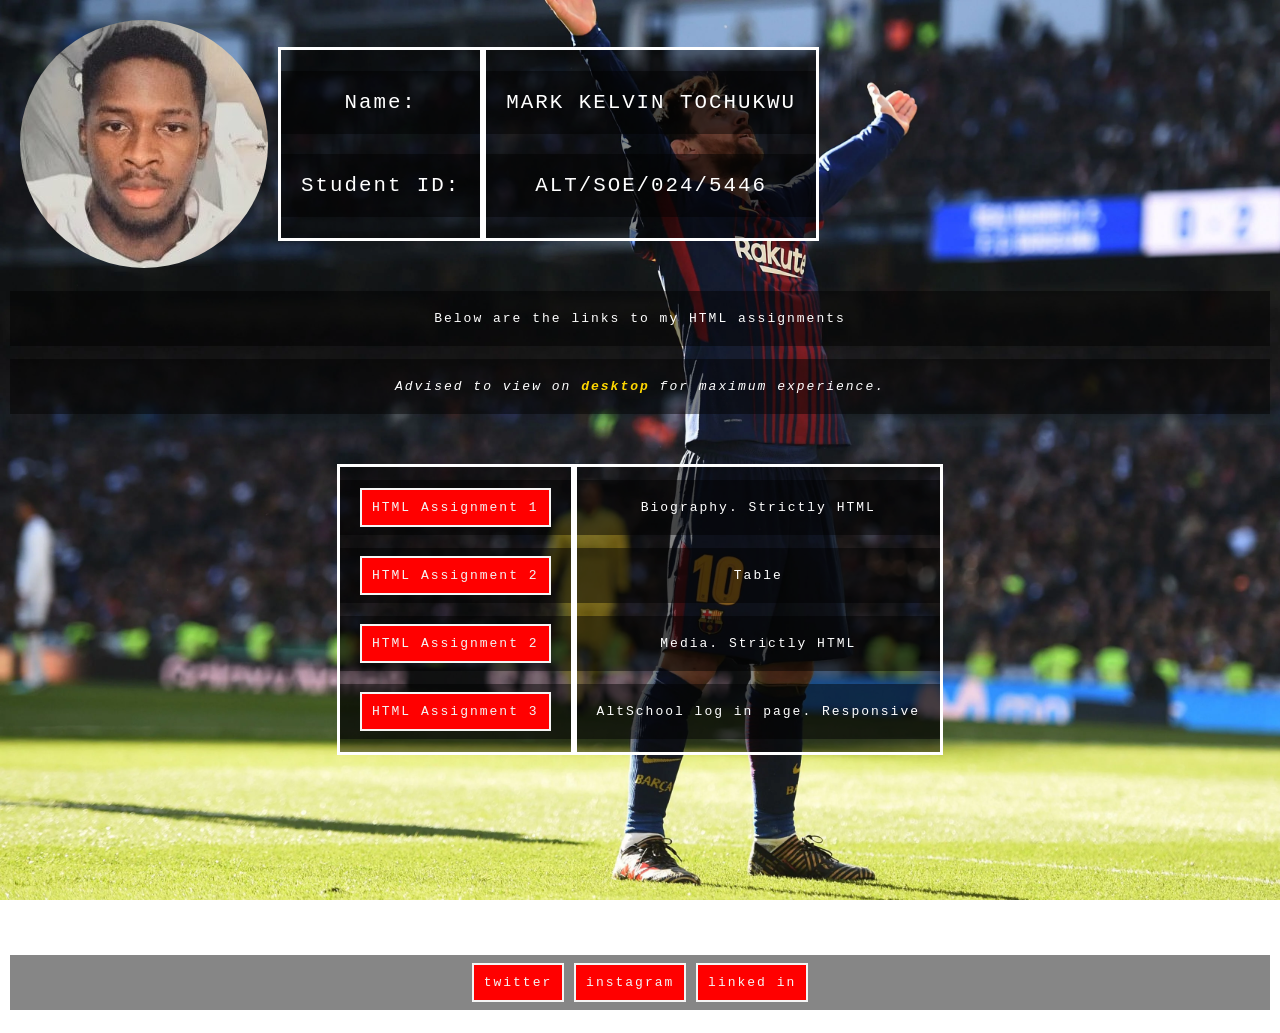
<file: index.html>
<!DOCTYPE html>
<html lang="en">

<head>

    <head>
        <meta charset="UTF-8">
        <meta name="viewport" content="width=device-width, initial-scale=1.0">
        <meta name="description" content="All Kelvin Mark's AltSchool HTML Assignments">
        <meta name="author" content="Kelvin Mark">
        <meta name="Keywords" content="AltSchool | CSS | Assignment">
        <link rel="stylesheet" href="styles.css">
        <link rel="shortcut icon" href="images/Mark Square.jpg" type="image/x-icon">
        <title>All Kelvin Mark's HTML Assignments</title>
    </head>
</head>

<body>
    <header>
        <img src="images/Mark Square.jpg" alt="Mark" class="mark">
        <div class="details">
            <div>
                <p>Name:</p>
                <p>Student ID:</p>
            </div>
            <div>
                <p>MARK KELVIN TOCHUKWU</p>
                <p> ALT/SOE/024/5446</p>
            </div>
        </div>
    </header>
    <p>Below are the links to my HTML assignments</p>
    <p><i>Advised to view on <b>desktop</b> for maximum experience.</i> </p>
    <main>
        <div>
            <p><a href="Assignment 1/index.html" target="_blank">HTML Assignment 1</a></p>
            <p><a href="Assignment 2/index.html" target="_blank">HTML Assignment 2</a></p>
            <p><a href="Assignment 2a/index.html" target="_blank">HTML Assignment 2</a></p>
            <p><a href="Assignment 3/index.html" target="_blank">HTML Assignment 3</a> </p>
        </div>
        <div class="lappy">
            <p>Biography. Strictly HTML</p>
            <p>Table</p>
            <p>Media. Strictly HTML</p>
            <p>AltSchool log in page. Responsive</p>
        </div>
    </main>
    <footer>
        <div class="mobile">
            <p>connect on <a href="https://x.com/kelvin_mark_619" target="_blank"> twitter</a></p>
            <p>connect on <a href="https://www.instagram.com/kelvinmark9450/" target="_blank">instagram</a></p>
            <p>connect on <a href="https://www.linkedin.com/in/kelvinmark619" target="_blank">linked in</a></p>
        </div>
        <div class="lappy">
            <p><a href="https://x.com/kelvin_mark_619" target="_blank"> twitter</a> <a
                    href="https://www.instagram.com/kelvinmark9450/" target="_blank">instagram</a> <a
                    href="https://www.linkedin.com/in/kelvinmark619" target="_blank">linked in</a></p>
        </div>
    </footer>

</body>

</html>
</file>
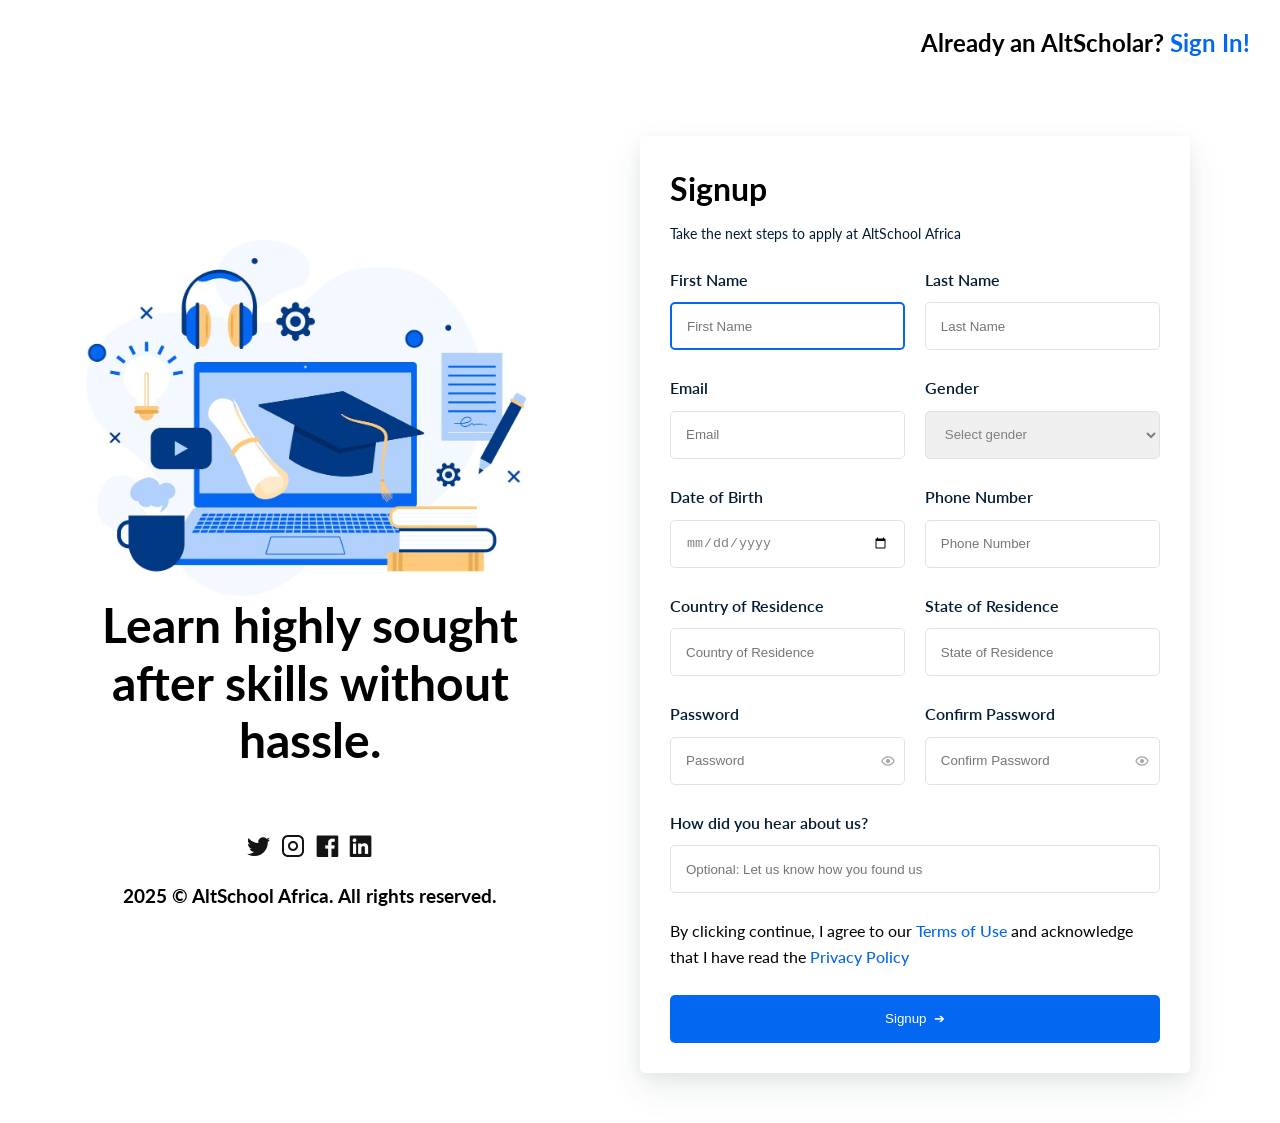
<file: Assignment 3/index.html>
<!DOCTYPE html>
<html lang="en">

<head>
    <meta charset="UTF-8">
    <meta name="viewport" content="width=device-width, initial-scale=1.0">
    <meta name="description" content="AltSchool HTML Assignment 3">
    <meta name="author" content="Kelvin Mark">
    <meta name="Keywords" content="AltSchool | HTML | Assignment">
    <link rel="shortcut icon" href="favicon.ico" type="image/x-icon">
    <link rel="stylesheet" href="styles.css">
    <link rel="shortcut icon" href="images/Mark Square.jpg" type="image/x-icon">
    <title>Kelvin Mark's HTML Assignment 3</title>
</head>

<body>
    <header>
        <p>Already an AltScholar? <span><a>Sign In&excl;</a></span></p>
    </header>
    <main>
        <div class="container">
            <div class="flex-1">
                <div class="img-div">
                    <img src="images/AltLogo.jpg" alt="Logo" class="logo">
                    <p>Learn highly sought</p>
                    <p>after skills without</p>
                    <p>hassle.</p>
                </div>
                <div class="icons-div">
                    <a href="#"><img src="images/twitter-icon.png" alt="twitter icon" class="icon"></a>
                    <a href="#"><img src="images/insta-icon.png" alt="instagram icon" class="icon"></a>
                    <a href="#"><img src="images/fb-icon.png" alt="facebook icon" class="icon"></a>
                    <a href="#"><img src="images/linkedin-icon.png" alt="linkedin icon" class="icon"></a>
                </div>
                <p class="copy">2025 &copy; AltSchool Africa. All rights reserved.</p>
            </div>
            <div class="flex-2">
                <h2>Signup</h2>
                <p>Take the next steps to apply at AltSchool Africa</p>
                <form>
                    <div class="form-flex-con laptop">
                        <div class="form-flex-con-1">
                            <label for="firstName-l" class="laptop">First Name</label>
                            <input type="text" name="firstName" id="firstName-l" placeholder="First Name" autofocus
                                class="laptop">
                            <label for="email" class="email">Email</label>
                            <input type="email" name="email" id="email" placeholder="Email">
                            <label for="date-l" class="laptop">Date of Birth</label>
                            <input type="date" name="date" id="date-l" class="laptop date">
                            <label for="country" class="country">Country of Residence</label>
                            <input type="text" name="country" id="country" placeholder="Country of Residence">
                            <label for="password">Password</label>
                            <input type="password" name="password" id="password" class="password"
                                placeholder="Password">
                        </div>
                        <div class="form-flex-con-2">
                            <label for="lastName-l" class="laptop">Last Name</label>
                            <input type="text" name="lastName" id="lastName-l" class="laptop" placeholder="Last Name">
                            <label for="gender-l" class="laptop">Gender</label>
                            <select name="gender" id="gender-l" class="laptop">
                                <option value="" selected hidden disabled>Select gender</option>
                                <option value="male">Male</option>
                                <option value="female">Female</option>
                                <option value="retarded">Retarded</option>
                            </select>
                            <label for="tel" class="tel">Phone Number</label>
                            <input type="tel" name="tel" id="tel" placeholder="Phone Number">
                            <label for="state" class="state">State of Residence</label>
                            <input type="text" name="state" id="state" placeholder="State of Residence">
                            <label for="confirmPassword">Confirm Password</label>
                            <input type="password" name="confirmPassword" id="confirmPassword" class="password"
                                placeholder="Confirm Password">

                        </div>
                    </div>
                    <div class="form-flex-con mobile">
                        <label for="firstName-m" class="mobile">First Name</label>
                        <input type="text" name="firstName" id="firstName-m" placeholder="First Name" autofocus
                            class="mobile">
                        <label for="lastName-m" class="mobile">Last Name</label>
                        <input type="text" name="lastName" id="lastName-m" class="mobile" placeholder="Last Name">
                        <label for="email" class="mobile">Email</label>
                        <input type="email" name="email" id="email" placeholder="Email" class="mobile">
                        <label for="gender-m" class="mobile label-g">Gender</label>
                        <select name="gender" id="gender-m" class="mobile">
                            <option value="" selected hidden disabled>Select gender</option>
                            <option value="male">Male</option>
                            <option value="female">Female</option>
                            <option value="retarded">Retarded</option>
                        </select>
                        <label for="date-m" class="mobile">Date of Birth</label>
                        <input type="date" name="date" id="date-m" class="mobile">
                        <label for="tel-m" class="tel">Phone Number</label>
                        <input type="tel" name="tel" id="tel-m" placeholder="Phone Number">
                        <label for="country-m" class="country">Country of Residence</label>
                        <input type="text" name="country" id="country-m" placeholder="Country of Residence">
                        <label for="state-m" class="state">State of Residence</label>
                        <input type="text" name="state" id="state-m" placeholder="State of Residence">
                        <label for="password-m">Password</label>
                        <input type="password" name="password" id="password-m" class="password" placeholder="Password">
                        <label for="confirmPassword-m">Confirm Password</label>
                        <input type="password" name="confirmPassword" id="confirmPassword-m" class="password"
                            placeholder="Confirm Password">

                    </div>
                    <label for="hear">How did you hear about us&quest;</label>
                    <input type="text" name="hear" id="hear" class="hear"
                        placeholder="Optional: Let us know how you found us">
                    <p>By clicking continue, I agree to our <a href="#">Terms of Use</a> and acknowledge that I have
                        read the <a href="#">Privacy
                            Policy</a></p>
                    <button>Signup&nbsp;&nbsp;&#10132;</button>
                </form>

            </div>
        </div>
    </main>
    <footer>

    </footer>
</body>

</html>
</file>
<file: styles.css>
body {
    margin: 0;
    padding: 10px;
    background: fixed no-repeat url(images/messsi.webp);
    background-size: cover;
    font-family: monospace;
    color: white;
    letter-spacing: 2px
}

header {
    display: flex;
    align-items: center;
}

img {
    border-radius: 100%;
    shape-outside: circle();
    margin: 10px;
}


.details {
    display: flex;
    font-size: 1.3rem;
    gap: 0;
}

.details>div {
    background-color: rgba(0, 0, 0, 0.475);
    border: solid;
    padding: 0;
}


a {
    border: solid 2px whitesmoke;
    padding: 10px;
    text-decoration: none;
    color: whitesmoke;
    background-color: red;
}

p {
    padding: 20px;
    text-align: center;
    background-color: rgba(0, 0, 0, 0.475);
}

a:hover {
    background-color: blue;
}


a:active {
    background-color: green;
}

main {
    display: flex;
    justify-content: center;
    margin-top: 50px;
    margin-bottom: 200px;
}

main div:first-child {
    border: solid;
    background-color: rgba(0, 0, 0, 0.475);
}

main div:last-child {
    border: solid;
    background-color: rgba(0, 0, 0, 0.475);

}

b {
    color: gold;
}

.mobile {
    display: none;
}

.lappy {
    display: block;
}

@media screen and (max-width: 766px) {
    main {
        display: block;
    }

    header {
        display: block;
    }

    img {
        display: block;
        margin: 20px auto;
    }

    .details {
        display: flex;
        width: 100%;
        font-size: 1rem;
    }

    main {
        display: flex;
        justify-content: center;
        margin-top: 50px;
        margin-bottom: 100px;
    }

    p {
        text-align: center;
    }

    main div:last-child {
        display: none;
    }

    .lappy {
        display: none;
    }

    .mobile {
        display: block;
    }

}
</file>
<file: Assignment 3/styles.css>
@import url('https://fonts.googleapis.com/css2?family=Lato:ital,wght@0,100;0,300;0,400;0,700;0,900;1,100;1,300;1,400;1,700;1,900&display=swap');

*,
*::before,
*::after {
    margin: 0;
    padding: 0;
    box-sizing: border-box;
    line-height: 1.6rem;
}

body {
    font-family: "Lato", 'Lucida', Tahoma, Geneva, Verdana, sans-serif;
    background-color: #ffffff;
}

img {
    display: block;
    width: 100%;
}

header p {
    text-align: right;
    margin: 30px;
    font-size: 1.5rem;
    font-weight: bold;
}

header p span {
    color: #0367f2;
    cursor: pointer;
}

header p span a {
    color: #0367f2;
    cursor: pointer;
    font-size: 1.5rem;
    font-weight: bold;
}

.logo {
    margin-left: -9px;
}

.img-div {
    display: flex;
    flex-direction: column;
    justify-content: center;
    place-items: center;
    margin: 60px 0;
}

.img-div p {
    font-size: 3rem;
    line-height: 1.2;
    font-weight: bold;
}

.icons-div {
    display: flex;
    justify-content: center;
}

.icon {
    max-width: 24px;
    margin: 5px;
}

.flex-1>p {
    font-size: 1.2rem;
    text-align: center;
    font-weight: bold;
    margin-top: 20px;
}

h2 {
    font-size: 2rem;
    margin-bottom: 20px;
}

input[type=date]::-webkit-datetime-edit {
    color: grey;
}

input,
select {
    width: 100%;
    height: 48px;
    margin-bottom: 15px;
    color: grey;
    padding: 0 15px;
    margin-top: 10px;
    margin-bottom: 25px;
    outline: none;
    border: solid 1.5px #e2e2e2;
    display: block;
    cursor: pointer;
    border-radius: 5px;
}


label {
    font-weight: 600;
    color: #011C34;
    text-align: left;
}

.container {
    width: 100%;
    max-width: 1100px;
    margin: 0 auto;
    display: flex;
    align-items: center;
    justify-content: space-between;
    padding: 50px 0;
}

.flex-1 {
    width: 40%;
    margin-top: -120px;
}

.flex-2 {
    width: 50%;
    padding: 40px 30px 30px;
    box-shadow: 0px 5px 15px#0000000D, 0px 15px 35px#2B404E18;
    border-radius: 5px;
    background-color: #ffffff;
}

.form-flex-con input {
    max-width: 238px;
}

.form-flex-con {
    display: flex;
    justify-content: space-between;
    flex-direction: row;
}

.form-flex-con-1 {
    width: 48%;
}

.form-flex-con-2 {
    width: 48%;
}

input:focus {
    border: solid 2px #0367f2;
    outline: none;
    caret-color: #0367f2;
}

#firstName::placeholder {
    color: #011C34;
}

button {
    width: 100%;
    color: #fff;
    border: none;
    background-color: #0367f2;
    height: 48px;
    border-radius: 5px;
    margin-top: 25px;
}

a {
    color: #0367f2;
    font-weight: 500;
    text-decoration: none;
}

.flex-2>p {
    margin: 20px auto;
    font-weight: 400;
    text-align: left;
    color: #011C34;
    font-size: .9rem;
}


.flex-3 {
    display: none;
    text-align: center;
}

.p-2 {
    display: none;
}

.mobile {
    display: none;
}


.password {
    background-image: url(images/eye.png);
    background-repeat: no-repeat;
    background-position: 96% 50%;
}

button:hover {
    cursor: pointer;
    opacity: 0.9;
}

button:active {
    opacity: 0.7;
}

@media screen and (max-width: 1035px) {

    header p {
        text-align: center;
        margin: 30px auto;
        font-size: 1rem;
        font-weight: bold;
    }

    header p span {
        color: #0367f2;
        cursor: pointer;
    }

    header p span a {
        text-align: center;
        margin: 30px auto;
        font-size: 1rem;
        font-weight: bold;
    }


    select {
        background-color: transparent;
    }

    #date-m {
        background-color: transparent;
    }

    .flex-1 {
        display: none;
    }

    .container {
        display: block;
        width: 100%;
        padding: 0px 14px 70px;
    }

    .flex-1 {
        margin: 0;
        width: 100%;
    }

    .flex-2 {
        width: 100%;
        padding: 0;
        border-radius: 5px;
        padding: 0 16px 20px;
        margin-bottom: 40px;
        box-shadow: none;
    }

    .form-flex-con {
        display: block;
    }

    .form-flex-con-1 {
        width: 100%;
    }

    .form-flex-con-2 {
        width: 100%;
    }

    .form-flex-con input {
        max-width: 100%;
    }

    .flex-2>p {}

    .flex-3 {
        display: block;
        width: 100%;
        padding: 0 16px;
        font-size: 14px;
        font-weight: 400;
    }

    .p-1 {
        display: none;
    }

    .p-2 {
        display: block;
    }

    .mobile {
        display: block;
    }

    .laptop {
        display: none;
    }

}
</file>
